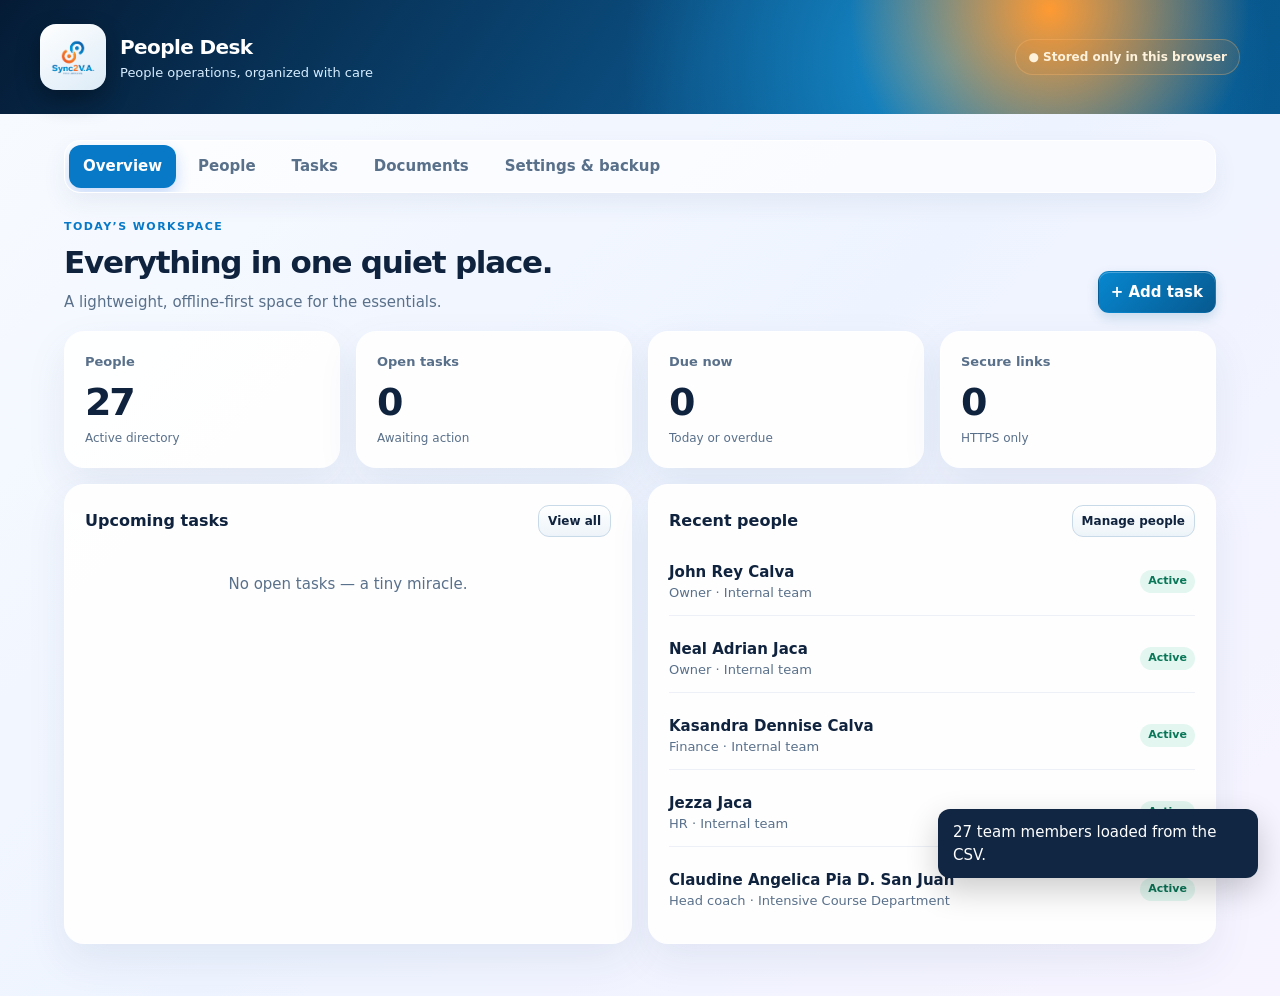
<file: index.html>
<!doctype html>
<html lang="en">
<head>
  <meta charset="utf-8">
  <meta name="viewport" content="width=device-width, initial-scale=1">
  <meta name="color-scheme" content="light">
  <link rel="stylesheet" href="documents.css">
  <title>People Desk — Local HR workspace</title>
  <style>
    :root { --ink:#10233e; --navy:#061c36; --blue:#0879c7; --cyan:#1aa5dc; --orange:#f47a20; --soft:#f3f7fb; --line:#cfddea; --muted:#59708a; --green:#168365; --amber:#bd6514; --red:#c13849; --radius:20px; }
    * { box-sizing:border-box } body { margin:0; color:var(--ink); font:15px/1.5 Inter, ui-sans-serif, system-ui, -apple-system, Segoe UI, sans-serif; background:linear-gradient(135deg,#f8fbff 0%,#eef4ff 52%,#f7f4ff 100%); min-height:100vh }
    button,input,select,textarea { font:inherit } button { cursor:pointer } button:focus-visible,a:focus-visible,input:focus-visible,select:focus-visible,textarea:focus-visible { outline:3px solid #8ac5ff; outline-offset:2px }
    .hero { color:#fff; padding:24px max(24px, calc((100vw - 1200px)/2)); background:radial-gradient(circle at 82% 8%,#ff9a32 0,transparent 19%),radial-gradient(circle at 74% 55%,#168fd0 0,transparent 34%),linear-gradient(125deg,#051b35,#0b4f82 55%,#07598f) }
    .brand { display:flex; justify-content:space-between; gap:20px; align-items:center }.brand-left{display:flex;align-items:center;gap:14px}.mark{display:grid;place-items:center;width:66px;height:66px;border-radius:16px;background:linear-gradient(145deg,#fff,#dcebf7);box-shadow:0 10px 25px #0005;overflow:hidden}.mark img{width:100%;height:100%;object-fit:contain;padding:5px}.brand h1{font-size:20px;margin:0;letter-spacing:-.03em}.brand p{margin:1px 0 0;color:#d7edff;font-size:13px}.privacy{padding:8px 12px;border:1px solid #ffbd734d;border-radius:100px;background:#ff8b211f;color:#fff2dc;font-size:12px;font-weight:700}
    main { max-width:1200px; margin:0 auto; padding:26px 24px 52px }.tabs{display:flex;gap:8px;overflow:auto;padding:4px;margin:0 0 26px;background:#ffffffa8;border:1px solid #ffffff;border-radius:16px;box-shadow:0 10px 25px #27466b12}.tab{border:0;background:transparent;color:var(--muted);border-radius:12px;padding:10px 14px;white-space:nowrap;font-weight:750}.tab[aria-selected="true"]{color:#fff;background:var(--blue);box-shadow:0 7px 15px #2369e63b}.view{display:none}.view.active{display:block}.heading{display:flex;justify-content:space-between;align-items:end;gap:18px;margin-bottom:18px}.eyebrow{text-transform:uppercase;letter-spacing:.13em;font-weight:800;font-size:11px;color:var(--blue);margin:0 0 4px}.heading h2{margin:0;font-size:31px;letter-spacing:-.04em}.heading .desc{margin:5px 0 0;color:var(--muted)}
    .grid{display:grid;gap:16px}.stats{grid-template-columns:repeat(4,1fr);margin-bottom:16px}.two{grid-template-columns:1fr 1fr}.card{background:#fffffff0;border:1px solid #fff;border-radius:var(--radius);padding:20px;box-shadow:0 16px 42px #26466d14}.stat-label{font-size:13px;font-weight:750;color:var(--muted)}.stat-value{font-size:38px;line-height:1;margin:11px 0 8px;font-weight:850;letter-spacing:-.06em}.stat-note{font-size:12px;color:var(--muted)}.card h3{font-size:16px;margin:0 0 14px}.card-header{display:flex;justify-content:space-between;align-items:center;gap:12px;margin-bottom:12px}.card-header h3{margin:0}
    .button{border:1px solid transparent;border-radius:11px;padding:9px 12px;background:linear-gradient(135deg,#0787d0,#07598f);color:white;font-weight:750;text-decoration:none;display:inline-flex;align-items:center;gap:7px;box-shadow:inset 0 1px #ffffff45,0 5px 12px #07598f2b}.button.secondary{background:linear-gradient(180deg,#fff,#edf4f9);color:var(--ink);border-color:#c8dae8;box-shadow:inset 0 1px #fff}.button.danger{background:#fff2f3;color:var(--red);border-color:#ffd4d9}.button.small{padding:6px 9px;font-size:12px}.actions{display:flex;gap:8px;flex-wrap:wrap}.notice{padding:13px 14px;border-radius:14px;background:#e8f4ff;border:1px solid #cce6ff;color:#27577e;font-size:13px}.empty{padding:24px 10px;color:var(--muted);text-align:center}.item-list{display:grid;gap:10px}.item{display:flex;align-items:center;justify-content:space-between;gap:12px;padding:12px 0;border-bottom:1px solid #edf1f7}.item:last-child{border:0}.item-title{font-weight:800}.item-meta{color:var(--muted);font-size:13px}.pill{display:inline-block;border-radius:99px;padding:3px 8px;font-size:11px;font-weight:800;background:#e8f3fb;color:#07598f}.pill.success{background:#e3f7f0;color:#087657}.pill.warning{background:#fff0df;color:#a64d00}.pill.muted{background:#f1f4f8;color:#607087}
    form{display:grid;grid-template-columns:repeat(2,1fr);gap:13px}label{display:grid;gap:6px;font-size:12px;font-weight:800;color:#4d5f76}.full{grid-column:1/-1}input,select,textarea{width:100%;border:1px solid var(--line);border-radius:11px;background:white;padding:10px;color:var(--ink)}textarea{min-height:90px;resize:vertical}.form-actions{display:flex;gap:8px;align-items:center;justify-content:flex-end}.table-wrap{overflow:auto;border:1px solid var(--line);border-radius:14px}table{border-collapse:collapse;width:100%;min-width:630px;background:#fff}th,td{padding:12px 14px;text-align:left;border-bottom:1px solid #edf1f6;font-size:13px}th{color:#586a80;background:#f7f9fc;font-size:11px;text-transform:uppercase;letter-spacing:.06em}tr:last-child td{border:0}.link{color:var(--blue);font-weight:750}.modal{position:fixed;inset:0;z-index:5;display:none;align-items:center;justify-content:center;padding:18px;background:#06152c88}.modal.open{display:flex}.dialog{width:min(620px,100%);max-height:90vh;overflow:auto;background:#fff;border-radius:22px;padding:22px;box-shadow:0 30px 90px #0006}.dialog h3{margin:0 0 3px;font-size:22px}.dialog>p{margin:0 0 18px;color:var(--muted)}.toast{position:fixed;right:22px;bottom:22px;z-index:10;max-width:320px;padding:12px 15px;border-radius:12px;background:#112642;color:#fff;box-shadow:0 12px 32px #0003;transform:translateY(90px);opacity:0;transition:.25s}.toast.show{transform:none;opacity:1}.footer-note{margin:18px 0 0;color:var(--muted);font-size:12px;text-align:center}
    .doc-summary{grid-template-columns:repeat(5,1fr);margin-bottom:16px}.doc-summary .card{padding:15px}.doc-layout{display:grid;grid-template-columns:190px minmax(0,1fr) 280px;gap:16px}.folder button{width:100%;display:flex;justify-content:space-between;border:0;background:transparent;color:var(--muted);padding:9px;border-radius:9px;text-align:left}.folder button.active,.folder button:hover{background:#eaf1ff;color:var(--blue)}.filterbar{display:flex;gap:8px;flex-wrap:wrap;margin-bottom:12px}.filterbar input,.filterbar select{width:auto;min-width:115px;margin:0}.filterbar input{flex:1;min-width:180px}.preview-box{min-height:130px;display:grid;place-items:center;border:1px dashed #b9c9dc;border-radius:14px;background:#f7faff;color:#64748b;font-weight:800}.warning-panel{background:linear-gradient(135deg,#fff7ed,#fff1f2);border:1px solid #fed7aa}.warning-grid{display:grid;grid-template-columns:repeat(5,1fr);gap:8px}.warning-item{padding:10px;border-radius:12px;background:#fff9f1;font-size:12px}.warning-item strong{display:block;font-size:21px;color:#ad5212}.doc-actions{display:flex;gap:5px;flex-wrap:wrap}.pagination{display:flex;justify-content:space-between;align-items:center;margin-top:12px;color:var(--muted);font-size:12px}
    @media(max-width:950px){.doc-layout{grid-template-columns:180px 1fr}.doc-preview{grid-column:1/-1}.doc-summary,.warning-grid{grid-template-columns:repeat(3,1fr)}}@media(max-width:800px){.stats{grid-template-columns:repeat(2,1fr)}.two{grid-template-columns:1fr}.heading{align-items:start;flex-direction:column}.brand{align-items:flex-start}.privacy{display:none}}@media(max-width:560px){.doc-layout{grid-template-columns:1fr}.doc-summary,.warning-grid{grid-template-columns:repeat(2,1fr)}}@media(max-width:480px){main{padding:20px 14px}.hero{padding:22px 16px}.stats{grid-template-columns:1fr}.card{padding:16px}form{grid-template-columns:1fr}.full{grid-column:auto}.heading h2{font-size:27px}}
  </style>
</head>
<body>
  <header class="hero"><div class="brand"><div class="brand-left"><div class="mark"><img src="sync2va-logo.png" alt="Sync2VA logo"></div><div><h1 id="companyName">Sync2VA People Desk</h1><p>People operations, organized with care</p></div></div><div class="privacy">● Stored only in this browser</div></div></header>
  <main>
    <nav class="tabs" aria-label="Workspace sections"><button class="tab" data-view="overview" aria-selected="true">Overview</button><button class="tab" data-view="people">People</button><button class="tab" data-view="tasks">Tasks</button><button class="tab" data-view="documents">Documents</button><button class="tab" data-view="settings">Settings & backup</button></nav>
    <section class="view active" id="overview"><div class="heading"><div><p class="eyebrow">Today’s workspace</p><h2>Everything in one quiet place.</h2><p class="desc">A lightweight, offline-first space for the essentials.</p></div><button class="button" data-action="new-task">+ Add task</button></div><div class="grid stats" id="stats"></div><div class="grid two"><article class="card"><div class="card-header"><h3>Upcoming tasks</h3><button class="button secondary small" data-goto="tasks">View all</button></div><div class="item-list" id="upcomingTasks"></div></article><article class="card"><div class="card-header"><h3>Recent people</h3><button class="button secondary small" data-goto="people">Manage people</button></div><div class="item-list" id="recentPeople"></div></article></div></section>
    <section class="view" id="people"><div class="heading"><div><p class="eyebrow">Directory</p><h2>Your people.</h2><p class="desc">Keep role, contact, and employment details together.</p></div><button class="button" data-action="new-person">+ Add person</button></div><div class="card"><div class="table-wrap"><table><thead><tr><th>Name</th><th>Role / department</th><th>Contact</th><th>Status</th><th></th></tr></thead><tbody id="peopleRows"></tbody></table></div></div></section>
    <section class="view" id="tasks"><div class="heading"><div><p class="eyebrow">Action queue</p><h2>Tasks with a pulse.</h2><p class="desc">Sort the next useful thing from the background noise.</p></div><button class="button" data-action="new-task">+ Add task</button></div><div class="card"><div class="table-wrap"><table><thead><tr><th>Task</th><th>Owner</th><th>Due</th><th>Priority</th><th>Status</th><th></th></tr></thead><tbody id="taskRows"></tbody></table></div></div></section>
    <section class="view" id="documents">
      <div class="heading doc-page-heading"><div><p class="eyebrow">HR file center</p><h2>Documents</h2><p class="desc">Store, organize, and monitor HR files securely.</p></div><div class="actions"><button class="button" id="docUploadTop">Upload</button><button class="button secondary" id="docNewFolder">Add folder</button><button class="button secondary" id="docImport">Import</button><button class="button secondary" id="docExport">Export</button></div></div>
      <div class="doc-kpis" id="docKpis"></div>
      <div class="doc-warning-strip"><div><strong>⚠ Employee Warning Letters</strong><span>Track disciplinary notices, acknowledgement, and expiry.</span></div><div class="doc-warning-types" id="docWarningTypes"></div></div>
      <div class="doc-workspace">
        <aside class="doc-folders"><div class="doc-folder-list" id="docFolderList"></div><button class="doc-new-folder" id="docNewFolderBottom">＋ New folder</button></aside>
        <div class="doc-main"><div class="doc-filters"><input id="docSearch" placeholder="Search documents…"><select id="docCategoryFilter"><option value="">All categories</option></select><select id="docOwnerFilter"><option value="">All team members</option></select><select id="docStatusFilter"><option value="">All statuses</option></select><button class="doc-clear" id="docClearFilters">Clear filters</button></div><div class="doc-list-toolbar"><span id="docSelectionLabel">0 selected</span><select id="docSort"><option value="newest">Updated newest</option><option value="oldest">Updated oldest</option><option value="name">Name A–Z</option></select></div><div class="doc-table-wrap"><table class="doc-table"><thead><tr><th><input type="checkbox" id="docSelectAll"></th><th>Document name</th><th>Category</th><th>Employee</th><th>Type</th><th>Expiry</th><th>Updated</th><th>Status</th><th>Actions</th></tr></thead><tbody id="docTableBody"></tbody></table></div><div class="doc-empty" id="docEmpty">No documents match this view.</div></div>
        <aside class="doc-preview" id="docPreview"><div class="doc-preview-empty">Select a document to see its details.</div></aside>
      </div>
      <input id="docImportPicker" type="file" accept=".json,application/json" hidden>
      <div class="doc-modal" id="docUploadModal" aria-hidden="true"><div class="doc-modal-card"><div class="doc-modal-head"><div><h3>Upload HR document</h3><p>Add the file and its monitoring details.</p></div><button type="button" id="docUploadClose">×</button></div><form id="docUploadForm"><label class="full">File<input type="file" name="file" required></label><label>Document name<input name="documentName" required maxlength="150"></label><label>Folder<select name="category" id="docUploadCategory"></select></label><label>Team member<select name="ownerName" id="docUploadOwner"><option value="Company">Company</option></select></label><label>Document type<input name="documentType" placeholder="Contract, ID, Warning Letter…"></label><label>Status<select name="manualStatus"><option>Draft</option><option>Pending Review</option><option>Pending Signature</option><option>Active</option><option>Completed</option><option>Needs Update</option><option>Expiring Soon</option><option>Expired</option><option>Archived</option></select></label><label>Issue date<input type="date" name="issueDate"></label><label>Expiry date<input type="date" name="expiryDate"></label><label>Warning type<select name="warningType"><option value="">Select warning type</option><option>First Written Warning</option><option>Final Written Warning</option><option>Attendance Warning</option><option>Performance Warning</option><option>Behavioral Warning</option><option>Suspension Notice</option></select></label><label>Access<select name="access"><option>HR Only</option><option>HR Manager</option><option>Employee & HR</option><option>All Employees</option></select></label><label class="full">Notes<textarea name="notes" placeholder="Optional HR notes"></textarea></label><div class="doc-form-actions full"><button type="button" class="button secondary" id="docUploadCancel">Cancel</button><button class="button" type="submit">Save document</button></div></form></div></div>
    </section>
    <section class="view" id="settings"><div class="heading"><div><p class="eyebrow">Local data</p><h2>Settings & backup.</h2><p class="desc">Your workspace stays on this device until you export or clear it.</p></div></div><div class="grid two"><article class="card"><h3>Workspace name</h3><form id="settingsForm"><label class="full">Company / workspace name<input id="workspaceInput" maxlength="80" required></label><div class="form-actions full"><button class="button" type="submit">Save name</button></div></form></article><article class="card"><h3>Data controls</h3><div class="actions"><button class="button secondary" data-action="export">Export backup</button><label class="button secondary" for="importFile">Import backup</label><input id="importFile" hidden type="file" accept="application/json,.json"><button class="button danger" data-action="clear-all">Clear all data</button></div><p class="footer-note">Import accepts only this app’s JSON backup format. External URLs are validated on display.</p></article></div><p class="footer-note">People Desk is a browser-only tool, not a payroll, legal, or access-control system.</p></section>
  </main>
  <div class="modal" id="modal" role="dialog" aria-modal="true" aria-labelledby="modalTitle"><div class="dialog"><div class="card-header"><div><h3 id="modalTitle">Add item</h3><p id="modalDesc"></p></div><button class="button secondary small" data-action="close-modal" aria-label="Close">Close</button></div><form id="modalForm"></form></div></div>
  <input id="employeeAttachmentFile" hidden type="file"><input id="docDataFile" hidden type="file" accept=".csv,.json">
  <div class="modal" id="fileModal" role="dialog" aria-modal="true" aria-labelledby="fileModalTitle"><div class="dialog"><div class="card-header"><div><h3 id="fileModalTitle">Employee files</h3><p id="fileModalDesc"></p></div><button class="button secondary small" data-action="close-files" aria-label="Close">Close</button></div><div class="item-list" id="fileList"></div></div></div>
  <div class="toast" id="toast" role="status" aria-live="polite"></div>
  <script>
  'use strict';
  const KEY = 'people_desk_local_v1';
  const $ = (s, root=document) => root.querySelector(s);
  const el = (tag, props={}, ...children) => { const n=document.createElement(tag); Object.entries(props).forEach(([k,v])=>{ if(k==='className')n.className=v; else if(k==='text')n.textContent=v; else if(k.startsWith('on'))n.addEventListener(k.slice(2),v); else n.setAttribute(k,v); }); n.append(...children.filter(Boolean)); return n; };
  const uid = () => crypto.randomUUID ? crypto.randomUUID() : String(Date.now()) + Math.random().toString(36).slice(2);
  const today = () => new Date().toISOString().slice(0,10);
  const ROLE_OPTIONS = ['Owner','Finance','HR','Head coach','Senior coach','Junior coach','Coach','Admin Head','Admin','Webinar admin','SMM Head','SMM assistant'];
  const DEPARTMENT_OPTIONS = ['Internal team','Intensive Course Department','Client Acquisition Department','Admin Department','SMM Department'];
  const COURSE_OPTIONS = ['REVA','MEDVA','USBK','AUBK','CAREVA','CAMEDVA','CAUSBK','CAAUBK'];
  const COURSE_ROLES = new Set(['Senior coach','Junior coach','Coach']);
  function canonicalRole(value){ const v=clean(value,160).toLowerCase(); if(v.includes('owner'))return 'Owner'; if(v.includes('finance'))return 'Finance'; if(v.includes('hr'))return 'HR'; if(v.includes('head coach'))return 'Head coach'; if(v.includes('senior coach'))return 'Senior coach'; if(v.includes('junior coach'))return 'Junior coach'; if(v.includes('webinar'))return 'Webinar admin'; if(v.includes('smm head'))return 'SMM Head'; if(v.includes('smm assistant'))return 'SMM assistant'; if(v.includes('admin head'))return 'Admin Head'; if(v==='admin'||v.startsWith('admin '))return 'Admin'; if(v.includes('coach'))return 'Coach'; return ROLE_OPTIONS.includes(value)?value:''; }
  function canonicalDepartment(value){ const v=clean(value,160).toLowerCase(); if(v.includes('internal'))return 'Internal team'; if(v.includes('intensive')||v.includes('intensinve'))return 'Intensive Course Department'; if(v.includes('client acquisition'))return 'Client Acquisition Department'; if(v.includes('admin'))return 'Admin Department'; if(v.includes('smm'))return 'SMM Department'; return DEPARTMENT_OPTIONS.includes(value)?value:''; }
  function deriveCourse(value){ const v=clean(value,200).toLowerCase(); const isCa=v.includes('ca coach')||v.includes('client acquisition'); if(v.includes('reva'))return isCa?'CAREVA':'REVA'; if(v.includes('medva'))return isCa?'CAMEDVA':'MEDVA'; if(v.includes('us bookkeeping'))return isCa?'CAUSBK':'USBK'; if(v.includes('au bookkeeping'))return isCa?'CAAUBK':'AUBK'; return ''; }
  const TEAM_GZIP = 'H4sIAAAAAAAEAKVZ227bOhZ9L9B/INzzSCu8iJQ0T3WS07RpnWaS9gwwLwNaZm3GsuSjSwIH81PzDfNjsyjZiZ3EsTPHKIJceFtrb669Nnth5pZeFZmlp3Zhynpu85r+PjcuI4PxuLRVRS+nRW7JRTMf2ZJ+Lub24S/XNWaQU1Nb+smkdlQUM/Lz6hs9dmU9HZslHaRp0eT1evKxyWfkS17Vrm5qV+R+gbqp6JVf4bpZ2PLWVUVJL4raVu/fnRfTnFzZJTkx2a2h3+9yW5J/k6EpZ7Z2+YR8tmZMv+S1LXOTkR/WzOkN5pR2+bFa5qm4NUFazGmiNQ+FEpGkPxfYhHxzC1MbMsQamcldlhlyYkcNvbaL2vqTEsGEpNO6XlR/Ozq6u7sLfq3w+QWPOGMsCsM40pxppo4o033G/[base64]/t/[base64]/ltDBFeDfVIAUenYZka02d/f3rrbkKiAXxa1LXYF7BMbKDiBy9er3PwY7cc7WC+SbIEPBE6Z4wmkPKTE2DSZ9Ac42WXuA2waY78XqVw/[base64]/jyNm2Z+plcb3KmdRQKHUrcNL/ZlZ27CXRrjR12CrvwQ/LDf+KYK8Zl5OEnHfwk4kiUUIfhy/DVYfB/nzvo3ADBdHPzVvDtZICvUeULJkKxlTUo5VrJMKG943KCdPhW5JOi8smQmVGxLqQ9SHqXBgcUlo4NaIeKJIu8B4z6slUUKTlsCJc72DhUT1w6NdDD1gSfQeWGxpvm/JGZQXMQM3M3s/PV3C1SEpyfCy/AuEOn3iWNYUgKMri1OS4IRPDGpjXRlPy9sfePLK0SRu8XXZUo2FDBdZsrIupEl0Fn+iHjUV/AT9Lj0+//Dzt5Uc6MlzzUjap+MyvVeuK8W0mIj0szLYpVRY7gbkON03EVSuLQwsi+QdqUti7WJcrvvYDcrtT2DdVIc6U4VFULLrXoyGkddWswJWys5nH4l0vSVyDMjb9RGLRpw04yhzaPDNI/G1c5vyrZ6P5m7bQAlddfgS03pmWikpCh/lyayk1WIjq0dVk81pyOBhjGvVcojEP4UdhsFGXeh5pySImnIIxjGSsWvmRHd7qzH1OLrhTxNXftjIlZgoaTwbZVeR37GNJYmyxbIsKV3cbOkQsilp2GQD3zusQZrt3EW/c/fHcxQb35YSbNihnPRTNpqprw+DA94SIKQTBnYasnYu3OuUbXEbLd5WU71Ah9m9tdcsCQAFHhNfWRiyeyui8j0rJbYquuxLAjMb7Q3g/TlE2Fi4HKNSrRq2Kf+QKt/5jC2Vnf5NXEPx1gTDMaO7T5PpXJZZPjlJc4e2or05WkNXVrk6/264ynTgutVYIqFLXJJPiDw5OoVxw2PzmYPSicM483awgD6+B9N/nrrMvrtJXehUAksMZ2OfKiGCaxgI1jfanQSpS/imxGKu/iPsPF1VjoO1QW3u4JY139QpfsRk2Nf/iNSYusKEGmt3/I+keJZnupg8MKumMGMuFHYwffWhfl8l+Zy2cVRZ8v2m5JU/RKkkmfn/T48svr/CGg9/6ZBiWH7uFo/VmvJ5+vBzuNO2bH5Ii8f3dh0H1dw8plMHcb8Rj8RD4fmM451giqbo2tdnP1eaq1T+Gd+F6lgtFvrVqRpxg5GKOQdA8V3bcb+6Wr8XNj03a0SDbTwff2HKKq6UZb/xbpQDmJEoaWVnCUjaNV1ATrzFkrHxJlSbxkSHqo421j/+SxbSUhvsKcF0tyFiC9IIwQxw7fc5Szm0nhS9h2+x7FDAYppt/[base64]/Tcb4Fxd2SWS0w/aSmEcWscK5+99APNwEmUxI8Knrm//a9NyatNF2pbNH6DIpO1bGvbknO65q35Pi88H/2DYeYlwc9OttzRcoh0ael6goyKfzNK39GWGltPDG1SVd2dA9wTsDYbjHEsbCL4VQDgbwRFGOvSPG8UShvPSlLP2reMYLciMSDQnaFLIWZGNu+eP1pJi3wEZ+v+DMWiBnL3rjCrWgHWeoK3D2HsI3+OTakIPcVtMKoWc0ipsdaxjKKZCxonP/6QzCS+k/fPI/w8JEO3vghoAAA==';
  const sample = () => ({ version:2, seedVersion:0, company:'People Desk', people:[], tasks:[], documents:[] });
  function normalise(raw){ const base={version:2,seedVersion:0,company:'People Desk',people:[],tasks:[],documents:[]}; if(!raw || typeof raw!=='object') return base; const arr=(x)=>Array.isArray(x)?x.filter(v=>v&&typeof v==='object').slice(0,500):[]; return {version:Number(raw.version)||1,seedVersion:Number(raw.seedVersion)||0,company:clean(raw.company,80)||'People Desk',people:arr(raw.people).map(p=>{const role=canonicalRole(p.role)||clean(p.role,100);return {id:clean(p.id,100)||uid(),name:clean(p.name,100),role,department:canonicalDepartment(p.department)||clean(p.department,100),course:COURSE_OPTIONS.includes(p.course)?p.course:deriveCourse(p.role),email:clean(p.email,160),phone:clean(p.phone,40),homeAddress:clean(p.homeAddress,300),startDate:clean(p.startDate,50),facebookUrl:safeUrl(p.facebookUrl),birthday:clean(p.birthday,50),accountNumber:clean(p.accountNumber,100),bankInstitution:clean(p.bankInstitution,100),status:clean(p.status,40)||'Active',rate:clean(p.rate,80),supervisor:clean(p.supervisor,100),notes:clean(p.notes,600),attachments:arr(p.attachments).map(a=>({id:clean(a.id,100)||uid(),name:clean(a.name,160)||'Attachment',type:clean(a.type,100)||'application/octet-stream',size:Math.max(0,Number(a.size)||0),data:typeof a.data==='string'&&a.data.startsWith('data:')&&a.data.length<1_400_000?a.data:''})).filter(a=>a.data),createdAt:Number(p.createdAt)||Date.now()}}),tasks:arr(raw.tasks).map(t=>({id:clean(t.id,100)||uid(),title:clean(t.title,160),owner:clean(t.owner,100),due:/^\d{4}-\d{2}-\d{2}$/.test(t.due||'')?t.due:'',priority:['Low','Medium','High'].includes(t.priority)?t.priority:'Medium',status:['Open','Done'].includes(t.status)?t.status:'Open',createdAt:Number(t.createdAt)||Date.now()})),documents:arr(raw.documents).map(d=>({id:clean(d.id,100)||uid(),title:clean(d.title,140),category:clean(d.category,80),url:safeUrl(d.url),notes:clean(d.notes,600),createdAt:Number(d.createdAt)||Date.now()}))}; }
  function clean(value,max){ return typeof value==='string'?value.trim().slice(0,max):''; }
  function safeUrl(value){ try { const u=new URL(clean(value,2000)); return u.protocol==='https:'?u.href:''; } catch{return ''} }
  let state; try{state=normalise(JSON.parse(localStorage.getItem(KEY))); if(!localStorage.getItem(KEY))state=sample()}catch{state=sample()}
  function parseCsv(text){ const rows=[], row=[]; let field='', quoted=false; for(let i=0;i<text.length;i++){const c=text[i],next=text[i+1];if(c==='"'&&quoted&&next==='"'){field+='"';i++;continue}if(c==='"'){quoted=!quoted;continue}if(c===','&&!quoted){row.push(field);field='';continue}if((c==='\n'||c==='\r')&&!quoted){if(c==='\r'&&next==='\n')i++;row.push(field);field='';if(row.some(v=>v!==''))rows.push(row.splice(0));continue}field+=c}row.push(field);if(row.some(v=>v!==''))rows.push(row);return rows; }
  async function seedTeamMembers(){
    if(state.seedVersion>=2)return;
    state.people=[]; render();
    try{
      const bytes=Uint8Array.from(atob(TEAM_GZIP),c=>c.charCodeAt(0));
      const csv=await new Response(new Blob([bytes]).stream().pipeThrough(new DecompressionStream('gzip'))).text();
      const [headers,...rows]=parseCsv(csv);
      const value=(row,name)=>row[headers.indexOf(name)]||'';
      state.people=rows.map((row,index)=>{const sourceRole=value(row,'Role');return {id:uid(),name:clean(value(row,'Name'),100),role:canonicalRole(sourceRole)||clean(sourceRole,100),department:canonicalDepartment(value(row,'Department'))||clean(value(row,'Department'),100),course:deriveCourse(sourceRole),email:clean(value(row,'Email Address'),160),phone:clean(value(row,'Phone Number'),40),homeAddress:clean(value(row,'Home Address'),300),startDate:clean(value(row,'Start Date'),50),facebookUrl:safeUrl(value(row,'Facebook URL')),birthday:clean(value(row,'Birthday'),50),accountNumber:clean(value(row,'Account Number'),100),bankInstitution:clean(value(row,'Bank Institution'),100),status:clean(value(row,'Status'),40)||'Active',rate:clean(value(row,'Rate'),80),supervisor:clean(value(row,'Supervisor'),100),notes:clean(value(row,'Notes'),600),createdAt:Date.now()-index}});
      state.version=2; state.seedVersion=2; render(); toast(`${state.people.length} team members loaded from the CSV.`);
    }catch{ state.people=[]; state.version=2; state.seedVersion=2; render(); toast('The team CSV could not be read.'); }
  }
  const save=()=>localStorage.setItem(KEY,JSON.stringify(state));
  let toastTimer, pendingAttachmentPersonId=''; function toast(message){ const t=$('#toast'); t.textContent=message; t.classList.add('show'); clearTimeout(toastTimer); toastTimer=setTimeout(()=>t.classList.remove('show'),2800); }
  function downloadJson(payload,filename){const blob=new Blob([JSON.stringify(payload,null,2)],{type:'application/json'}),url=URL.createObjectURL(blob),link=el('a',{href:url,download:filename});link.click();setTimeout(()=>URL.revokeObjectURL(url),1000)}
  function filenamePart(text){return clean(text,80).replace(/[^a-z0-9]+/gi,'-').replace(/^-|-$/g,'').toLowerCase()||'team-member'}
  function openFiles(person){const list=$('#fileList');clearNode(list);$('#fileModalTitle').textContent=`Files — ${person.name||'Team member'}`;$('#fileModalDesc').textContent='Files are stored only in this browser and can be downloaded again here.';const files=person.attachments||[];if(!files.length)list.append(el('div',{className:'empty',text:'No files uploaded for this employee yet.'}));files.forEach(file=>{const row=el('div',{className:'item'}),info=el('div',{},el('div',{className:'item-title',text:file.name}),el('div',{className:'item-meta',text:`${Math.ceil(file.size/1024)} KB · uploaded ${new Date(file.uploadedAt||Date.now()).toLocaleDateString()}`})),actions=el('div',{className:'actions'});actions.append(el('button',{className:'button secondary small',type:'button','data-action':'download-file','data-person-id':person.id,'data-file-id':file.id,text:'Download'}),el('button',{className:'button danger small',type:'button','data-action':'remove-file','data-person-id':person.id,'data-file-id':file.id,text:'Remove'}));row.append(info,actions);list.append(row)});$('#fileModal').classList.add('open')}
  function closeFiles(){$('#fileModal').classList.remove('open')}
  function dateLabel(d){ if(!d)return 'No due date'; const x=new Date(d+'T00:00:00'); return Number.isNaN(x)?'No due date':x.toLocaleDateString(undefined,{month:'short',day:'numeric',year:'numeric'}); }
  function dueClass(t){ if(t.status==='Done')return 'muted'; if(!t.due)return 'muted'; return t.due<today()?'warning':t.due===today()?'warning':'success'; }
  function clearNode(n){n.replaceChildren()}
  function pill(text,kind=''){return el('span',{className:'pill '+kind,text})}
  function render(){ save(); $('#companyName').textContent=state.company; $('#workspaceInput').value=state.company; renderOverview();renderPeople();renderTasks();renderDocuments(); }
  function renderOverview(){
    const stats=$('#stats'); clearNode(stats);
    const open=state.tasks.filter(t=>t.status==='Open');
    const due=open.filter(t=>t.due&&t.due<=today()).length;
    [[state.people.length,'People','Active directory'],[open.length,'Open tasks','Awaiting action'],[due,'Due now','Today or overdue'],[state.documents.length,'Secure links','HTTPS only']].forEach(([num,label,note])=>{
      const card=el('article',{className:'card'});
      card.append(el('div',{className:'stat-label',text:label}),el('div',{className:'stat-value',text:num}),el('div',{className:'stat-note',text:note}));
      stats.append(card);
    });
    const upcoming=$('#upcomingTasks'); clearNode(upcoming);
    const tasks=[...open].sort((a,b)=>(a.due||'9999').localeCompare(b.due||'9999')).slice(0,5);
    if(!tasks.length) upcoming.append(el('div',{className:'empty',text:'No open tasks — a tiny miracle.'}));
    tasks.forEach(t=>{
      const row=el('div',{className:'item'}), left=el('div',{});
      left.append(el('div',{className:'item-title',text:t.title}),el('div',{className:'item-meta',text:t.owner||'Unassigned'}));
      row.append(left,pill(dateLabel(t.due),dueClass(t))); upcoming.append(row);
    });
    const people=$('#recentPeople'); clearNode(people);
    const latest=[...state.people].sort((a,b)=>b.createdAt-a.createdAt).slice(0,5);
    if(!latest.length) people.append(el('div',{className:'empty',text:'Add your first person to begin.'}));
    latest.forEach(p=>{
      const row=el('div',{className:'item'}), left=el('div',{});
      left.append(el('div',{className:'item-title',text:p.name||'Unnamed person'}),el('div',{className:'item-meta',text:[p.role,p.department].filter(Boolean).join(' · ')||'No role yet'}));
      row.append(left,pill(p.status,p.status==='Active'?'success':'muted')); people.append(row);
    });
  }
  function actionButton(label,action,id,style='secondary'){return el('button',{className:'button '+style+' small',type:'button','data-action':action,'data-id':id,text:label})}
  function renderPeople(){const body=$('#peopleRows');clearNode(body);if(!state.people.length){const tr=el('tr');tr.append(el('td',{colspan:'5',className:'empty',text:'No people added yet.'}));body.append(tr);return} [...state.people].sort((a,b)=>a.name.localeCompare(b.name)).forEach(p=>{const tr=el('tr');const kind=p.status==='Active'?'success':p.status==='Probation'?'warning':'muted',fileCount=(p.attachments||[]).length;tr.append(el('td',{},el('strong',{text:p.name||'Unnamed'})),el('td',{text:[p.role,p.course,p.department].filter(Boolean).join(' · ')}),el('td',{text:p.email||p.phone||'—'}),el('td',{},pill(p.status,kind)),el('td',{},actionButton('View / edit','edit-person',p.id),actionButton('Upload file','upload-file',p.id),actionButton(`Files (${fileCount})`,'show-files',p.id),actionButton('Delete','delete-person',p.id,'danger')));body.append(tr)})}
  function renderTasks(){const body=$('#taskRows');clearNode(body);if(!state.tasks.length){const tr=el('tr');tr.append(el('td',{colspan:'6',className:'empty',text:'No tasks added yet.'}));body.append(tr);return} [...state.tasks].sort((a,b)=>(a.status==='Done')-(b.status==='Done')||(a.due||'9999').localeCompare(b.due||'9999')).forEach(t=>{const tr=el('tr');tr.append(el('td',{},el('strong',{text:t.title||'Untitled task'})),el('td',{text:t.owner||'—'}),el('td',{},pill(dateLabel(t.due),dueClass(t))),el('td',{},pill(t.priority,t.priority==='High'?'warning':'')),el('td',{},actionButton(t.status==='Done'?'Reopen':'Complete','toggle-task',t.id,t.status==='Done'?'secondary':'secondary'),pill(t.status,t.status==='Done'?'success':'muted')),el('td',{},actionButton('Edit','edit-task',t.id),actionButton('Delete','delete-task',t.id,'danger')));body.append(tr)})}
  function renderDocuments(){
 const wrap=$('#documentCards'); if(!wrap)return; clearNode(wrap);
 if(!state.documents.length){const card=el('article',{className:'card'});card.append(el('div',{className:'empty',text:'No links here yet. Add a secure contract, policy, or shared folder.'}));wrap.append(card);return}
 state.documents.forEach(d=>{const card=el('article',{className:'card'});const top=el('div',{className:'card-header'});const info=el('div',{});info.append(el('h3',{text:d.title||'Untitled link'}),pill(d.category||'Reference'));const actions=el('div',{className:'actions'});actions.append(actionButton('Edit','edit-document',d.id),actionButton('Delete','delete-document',d.id,'danger'));top.append(info,actions);card.append(top,el('p',{className:'item-meta',text:d.notes||'No description added yet.'}));if(d.url)card.append(el('a',{className:'button secondary small',href:d.url,target:'_blank',rel:'noopener noreferrer',text:'Open secure link'}));wrap.append(card)})
}
function field(labelText,name,type='text',value='',options=[]){const label=el('label',{text:labelText});let input;if(type==='select'){input=el('select',{name});options.forEach(o=>input.append(el('option',{value:o,text:o})));input.value=value||options[0]}else if(type==='textarea'){input=el('textarea',{name,text:value})}else{input=el('input',{name,type,value});}label.append(input);return label}
  function openModal(kind,item={}){
    const form=$('#modalForm'); clearNode(form); const title=$('#modalTitle'),desc=$('#modalDesc'); form.dataset.kind=kind; form.dataset.id=item.id||'';
    if(kind==='person'){
      title.textContent=item.id?'View / edit team member':'Add team member'; desc.textContent='Choose a role and department from the list, or add a new one when needed.';
      const roleValue=ROLE_OPTIONS.includes(item.role)?item.role:'__custom__';
      const deptValue=DEPARTMENT_OPTIONS.includes(item.department)?item.department:'__custom__';
      const roleField=field('Role','role','select',roleValue,[...ROLE_OPTIONS,'__custom__']);
      roleField.querySelector('option[value="__custom__"]').textContent='Add another role…';
      const deptField=field('Department','department','select',deptValue,[...DEPARTMENT_OPTIONS,'__custom__']);
      deptField.querySelector('option[value="__custom__"]').textContent='Add another department…';
      const customRole=field('Custom role','customRole','text',roleValue==='__custom__'?item.role||'':'');
      const customDept=field('Custom department','customDepartment','text',deptValue==='__custom__'?item.department||'':'');
      const course=field('Course','course','select',item.course||'', ['',...COURSE_OPTIONS]);
      const address=field('Home address','homeAddress','textarea',item.homeAddress||''), notes=field('Notes','notes','textarea',item.notes||''); address.classList.add('full'); notes.classList.add('full');
      const roleSelect=roleField.querySelector('select'), courseSelect=course.querySelector('select');
      const updateRoleFields=()=>{customRole.style.display=roleSelect.value==='__custom__'?'grid':'none'; course.style.display=COURSE_ROLES.has(roleSelect.value)?'grid':'none'; if(!COURSE_ROLES.has(roleSelect.value))courseSelect.value='';};
      roleSelect.addEventListener('change',updateRoleFields); updateRoleFields();
      form.append(field('Name *','name','text',item.name||''),roleField,customRole,deptField,customDept,course,field('Email address','email','email',item.email||''),field('Phone number','phone','tel',item.phone||''),field('Start date','startDate','text',item.startDate||''),field('Facebook URL','facebookUrl','url',item.facebookUrl||''),field('Birthday','birthday','text',item.birthday||''),field('Account number','accountNumber','text',item.accountNumber||''),field('Bank institution','bankInstitution','text',item.bankInstitution||''),field('Status','status','select',item.status||'Active',['Active','Probation','Inactive']),field('Rate','rate','text',item.rate||''),field('Supervisor','supervisor','text',item.supervisor||''),address,notes,el('div',{className:'form-actions full'},el('button',{className:'button secondary',type:'button','data-action':'close-modal',text:'Cancel'}),el('button',{className:'button',type:'submit',text:'Save team member'})));
    }
    if(kind==='task'){title.textContent=item.id?'Edit task':'Add task';desc.textContent='Keep it crisp; future-you will thank you.';form.append(field('Task *','title','text',item.title||''),field('Owner','owner','text',item.owner||''),field('Due date','due','date',item.due||''),field('Priority','priority','select',item.priority||'Medium',['Low','Medium','High']),field('Status','status','select',item.status||'Open',['Open','Done']),el('div',{className:'form-actions full'},el('button',{className:'button secondary',type:'button','data-action':'close-modal',text:'Cancel'}),el('button',{className:'button',type:'submit',text:'Save task'})));}
    if(kind==='document'){title.textContent=item.id?'Edit document link':'Add document link';desc.textContent='For safety, only HTTPS links can be saved.';const u=field('HTTPS URL *','url','url',item.url||'');u.classList.add('full');const n=field('Notes','notes','textarea',item.notes||'');n.classList.add('full');form.append(field('Title *','title','text',item.title||''),field('Category','category','text',item.category||''),u,n,el('div',{className:'form-actions full'},el('button',{className:'button secondary',type:'button','data-action':'close-modal',text:'Cancel'}),el('button',{className:'button',type:'submit',text:'Save link'})));}
    $('#modal').classList.add('open'); form.querySelector('input')?.focus();
  }
  function closeModal(){$('#modal').classList.remove('open')}
  $('#modalForm').addEventListener('submit',e=>{e.preventDefault();const f=new FormData(e.currentTarget),kind=e.currentTarget.dataset.kind,id=e.currentTarget.dataset.id;let collection,record; if(kind==='person'){collection='people';const selectedRole=String(f.get('role')||''),selectedDepartment=String(f.get('department')||''),role=selectedRole==='__custom__'?clean(f.get('customRole'),100):selectedRole,department=selectedDepartment==='__custom__'?clean(f.get('customDepartment'),100):selectedDepartment;record={id:id||uid(),name:clean(f.get('name'),100),role,department,course:COURSE_ROLES.has(role)&&COURSE_OPTIONS.includes(f.get('course'))?f.get('course'):'',email:clean(f.get('email'),160),phone:clean(f.get('phone'),40),homeAddress:clean(f.get('homeAddress'),300),startDate:clean(f.get('startDate'),50),facebookUrl:safeUrl(f.get('facebookUrl')),birthday:clean(f.get('birthday'),50),accountNumber:clean(f.get('accountNumber'),100),bankInstitution:clean(f.get('bankInstitution'),100),status:clean(f.get('status'),40)||'Active',rate:clean(f.get('rate'),80),supervisor:clean(f.get('supervisor'),100),notes:clean(f.get('notes'),600),createdAt:id?(state.people.find(x=>x.id===id)?.createdAt||Date.now()):Date.now()};if(!record.name)return toast('A name is required.');if(!record.role)return toast('Choose or add a role.');if(!record.department)return toast('Choose or add a department.')} if(kind==='task'){collection='tasks';record={id:id||uid(),title:clean(f.get('title'),160),owner:clean(f.get('owner'),100),due:/^\d{4}-\d{2}-\d{2}$/.test(f.get('due')||'')?f.get('due'):'',priority:['Low','Medium','High'].includes(f.get('priority'))?f.get('priority'):'Medium',status:f.get('status')==='Done'?'Done':'Open',createdAt:id?(state.tasks.find(x=>x.id===id)?.createdAt||Date.now()):Date.now()};if(!record.title)return toast('A task title is required.')} if(kind==='document'){collection='documents';record={id:id||uid(),title:clean(f.get('title'),140),category:clean(f.get('category'),80),url:safeUrl(f.get('url')),notes:clean(f.get('notes'),600),createdAt:id?(state.documents.find(x=>x.id===id)?.createdAt||Date.now()):Date.now()};if(!record.title)return toast('A title is required.');if(!record.url)return toast('Please enter a valid HTTPS URL.')}const i=state[collection].findIndex(x=>x.id===record.id);if(i<0)state[collection].unshift(record);else state[collection][i]=record;closeModal();render();toast('Saved locally.');});
  document.addEventListener('click',e=>{const b=e.target.closest('[data-action],[data-goto]');if(!b)return;if(b.dataset.goto){show(b.dataset.goto);return}const a=b.dataset.action,id=b.dataset.id;
    if(a==='upload-file'){if(!state.people.some(x=>x.id===id))return;pendingAttachmentPersonId=id;$('#employeeAttachmentFile').click();return}
    if(a==='show-files'){const person=state.people.find(x=>x.id===id);if(person)openFiles(person);return}
    if(a==='close-files'){closeFiles();return}
    if(a==='download-file'){const person=state.people.find(x=>x.id===b.dataset.personId),file=person?.attachments?.find(x=>x.id===b.dataset.fileId);if(file){const link=el('a',{href:file.data,download:file.name});link.click()}return}
    if(a==='remove-file'){const person=state.people.find(x=>x.id===b.dataset.personId);if(person&&confirm(`Remove ${person.attachments?.find(x=>x.id===b.dataset.fileId)?.name||'this file'}?`)){person.attachments=person.attachments.filter(x=>x.id!==b.dataset.fileId);render();openFiles(person);toast('File removed.')}return}
    if(a==='close-modal')closeModal();if(a==='new-person')openModal('person');if(a==='new-task')openModal('task');if(a==='new-document')openModal('document');if(a==='edit-person')openModal('person',state.people.find(x=>x.id===id));if(a==='edit-task')openModal('task',state.tasks.find(x=>x.id===id));if(a==='edit-document')openModal('document',state.documents.find(x=>x.id===id));if(a==='delete-person'||a==='delete-task'||a==='delete-document'){const key={"delete-person":"people","delete-task":"tasks","delete-document":"documents"}[a];if(confirm('Delete this item from this browser?')){state[key]=state[key].filter(x=>x.id!==id);render();toast('Deleted.')}}if(a==='toggle-task'){const t=state.tasks.find(x=>x.id===id);if(t){t.status=t.status==='Done'?'Open':'Done';render();toast(t.status==='Done'?'Task completed.':'Task reopened.')}}if(a==='export'){downloadJson(state,'people-desk-backup-'+today()+'.json');toast('Backup downloaded.')}if(a==='clear-all'){if(confirm('Permanently clear this browser’s People Desk data?')){state={version:2,seedVersion:2,company:'People Desk',people:[],tasks:[],documents:[]};render();toast('Local data cleared.')}}});
  function show(id){document.querySelectorAll('.view').forEach(v=>v.classList.toggle('active',v.id===id));document.querySelectorAll('.tab').forEach(t=>t.setAttribute('aria-selected',String(t.dataset.view===id)))}document.querySelectorAll('.tab').forEach(t=>t.addEventListener('click',()=>show(t.dataset.view)));$('#settingsForm').addEventListener('submit',e=>{e.preventDefault();state.company=clean($('#workspaceInput').value,80)||'People Desk';render();toast('Workspace name saved.')});$('#importFile').addEventListener('change',e=>{const file=e.target.files[0];if(!file)return;if(file.size>2_000_000){toast('That backup is too large.');return}const reader=new FileReader();reader.onload=()=>{try{state=normalise(JSON.parse(reader.result));render();toast('Backup imported safely.')}catch{toast('That file is not a valid backup.')}};reader.readAsText(file);e.target.value=''});
  $('#employeeAttachmentFile').addEventListener('change',e=>{const file=e.target.files[0],targetId=pendingAttachmentPersonId;pendingAttachmentPersonId='';e.target.value='';if(!file||!targetId)return;if(file.size>1_000_000){toast('Please choose a file smaller than 1 MB.');return}const used=state.people.flatMap(p=>p.attachments||[]).reduce((sum,a)=>sum+(Number(a.size)||0),0);if(used+file.size>3_000_000){toast('Attachment storage is limited to 3 MB total. Remove a file first.');return}const reader=new FileReader();reader.onload=()=>{const person=state.people.find(x=>x.id===targetId);if(!person||typeof reader.result!=='string')return;person.attachments=person.attachments||[];person.attachments.push({id:uid(),name:clean(file.name,160)||'Attachment',type:clean(file.type,100)||'application/octet-stream',size:file.size,data:reader.result,uploadedAt:new Date().toISOString()});render();toast(`File added to ${person.name||'team member'}.`)};reader.onerror=()=>toast('That file could not be read.');reader.readAsDataURL(file)});$('#modal').addEventListener('click',e=>{if(e.target.id==='modal')closeModal()});$('#fileModal').addEventListener('click',e=>{if(e.target.id==='fileModal')closeFiles()});render();seedTeamMembers();
  </script>
  <script src="documents.js"></script>
</body>
</html>
</file>
<file: documents.css>
#documents{--doc-blue:#0879c7;--doc-orange:#f47a20;--doc-red:#e95454;--doc-green:#1fa76d;--doc-purple:#7b4ee4}
.doc-page-heading{margin-bottom:16px}.doc-kpis{display:grid;grid-template-columns:repeat(5,1fr);gap:12px;margin-bottom:14px}.doc-kpi{background:#fff;border:1px solid #e3ebf4;border-radius:16px;padding:15px;display:flex;gap:11px;align-items:center;box-shadow:0 8px 24px #193a6010}.doc-kpi-icon{width:40px;height:40px;border-radius:50%;display:grid;place-items:center;color:#fff;font-size:18px}.doc-kpi strong{display:block;font-size:23px;line-height:1}.doc-kpi span{font-size:11px;color:#65758d}.doc-kpi button{display:block;border:0;background:transparent;color:var(--doc-blue);padding:3px 0;font-size:11px}
.doc-warning-strip{display:grid;grid-template-columns:220px 1fr;gap:12px;background:#fff9f0;border:1px solid #ffd7ae;border-radius:16px;padding:14px;margin-bottom:14px}.doc-warning-strip>div:first-child{border-right:1px solid #ffd7ae;padding-right:12px}.doc-warning-strip strong{display:block;color:#ae5510}.doc-warning-strip span{display:block;color:#7e6b5d;font-size:11px;margin-top:4px}.doc-warning-types{display:grid;grid-template-columns:repeat(6,1fr);gap:8px}.doc-warning-type{padding:4px 8px;border-right:1px solid #ffe2c6}.doc-warning-type:last-child{border:0}.doc-warning-type b{display:block}.doc-warning-type small{color:#b3611f}
.doc-workspace{display:grid;grid-template-columns:190px minmax(0,1fr) 265px;gap:12px;align-items:start}.doc-folders,.doc-main,.doc-preview{background:#fff;border:1px solid #e3ebf4;border-radius:16px;box-shadow:0 8px 24px #193a600e}.doc-folders{padding:10px;position:sticky;top:12px}.doc-folder{width:100%;border:0;background:transparent;padding:9px;border-radius:9px;display:flex;justify-content:space-between;color:#52677e;text-align:left}.doc-folder.active{background:#e9f3ff;color:#076bb3;font-weight:800}.doc-folder.warning.active{background:#fff0df;color:#b85e13}.doc-new-folder{width:100%;margin-top:10px;padding:9px;border:1px solid #d7e3ef;border-radius:9px;background:#fff;color:#0879c7;font-weight:700}
.doc-main{padding:12px;min-width:0}.doc-filters{display:flex;gap:7px;flex-wrap:wrap}.doc-filters input,.doc-filters select,.doc-list-toolbar select{width:auto;min-width:125px;padding:8px 9px;border-radius:9px}.doc-filters input{flex:1;min-width:180px}.doc-clear{border:0;background:transparent;color:#0879c7}.doc-list-toolbar{display:flex;justify-content:space-between;align-items:center;padding:10px 2px;color:#65758d;font-size:11px}.doc-table-wrap{overflow:auto}.doc-table{min-width:900px}.doc-table th,.doc-table td{padding:9px;font-size:11px}.doc-name-button{border:0;background:transparent;color:#17324f;font-weight:800;text-align:left}.doc-file-icon{display:inline-grid;place-items:center;width:24px;height:24px;border-radius:7px;background:#ffe9e9;color:#d23d3d;margin-right:7px;font-size:9px}.doc-status{display:inline-block;padding:4px 7px;border-radius:99px;font-weight:800;font-size:9px}.doc-status.active,.doc-status.acknowledged{background:#e4f8ef;color:#14845b}.doc-status.expiring-soon,.doc-status.under-review{background:#fff0d8;color:#a95a0b}.doc-status.expired{background:#ffe1e4;color:#b72c3d}.doc-status.awaiting-signature{background:#eee7ff;color:#6740bd}.doc-status.archived{background:#edf0f4;color:#687587}.doc-row-actions{display:flex;gap:4px}.doc-row-actions button{border:1px solid #dce6f0;background:#fff;border-radius:7px;padding:5px 7px;color:#31506f}.doc-empty{display:none;text-align:center;padding:28px;color:#718197}
.doc-preview{padding:14px;position:sticky;top:12px}.doc-preview h3{margin:0;font-size:17px}.doc-file-preview{height:150px;margin:13px 0;border:1px solid #dce5ef;border-radius:12px;background:linear-gradient(145deg,#f9fbfd,#edf3f8);display:grid;place-items:center;color:#52677e;font-weight:900}.doc-preview-grid{display:grid;grid-template-columns:80px 1fr;gap:7px;font-size:11px;margin:13px 0}.doc-preview-grid dt{color:#75869a}.doc-preview-grid dd{margin:0;color:#19344f;font-weight:700}.doc-preview-actions{display:grid;grid-template-columns:1fr 1fr;gap:7px}.doc-preview-actions button:first-child{grid-column:1/-1}.doc-preview-empty{text-align:center;color:#7d8da0;padding:50px 10px}
.doc-modal{position:fixed;inset:0;background:#071a32a8;display:none;align-items:center;justify-content:center;padding:18px;z-index:30}.doc-modal.open{display:flex}.doc-modal-card{width:min(680px,100%);max-height:92vh;overflow:auto;background:#fff;border-radius:20px;padding:20px;box-shadow:0 25px 80px #0006}.doc-modal-head{display:flex;justify-content:space-between}.doc-modal-head h3{margin:0}.doc-modal-head p{margin:2px 0 15px;color:#65758d}.doc-modal-head button{border:0;background:transparent;font-size:25px}.doc-form-actions{display:flex;justify-content:flex-end;gap:8px}
@media(max-width:1050px){.doc-workspace{grid-template-columns:180px 1fr}.doc-preview{grid-column:1/-1;position:static}.doc-kpis{grid-template-columns:repeat(3,1fr)}.doc-warning-types{grid-template-columns:repeat(3,1fr)}}@media(max-width:720px){.doc-workspace{grid-template-columns:1fr}.doc-folders{position:static}.doc-kpis{grid-template-columns:repeat(2,1fr)}.doc-warning-strip{grid-template-columns:1fr}.doc-warning-strip>div:first-child{border-right:0;border-bottom:1px solid #ffd7ae;padding-bottom:8px}.doc-warning-types{grid-template-columns:repeat(2,1fr)}}@media(max-width:460px){.doc-kpis{grid-template-columns:1fr}}
.doc-status.active,.doc-status.completed{background:#e4f8ef;color:#14845b}.doc-status.expiring-soon,.doc-status.pending-review{background:#fff0d8;color:#a95a0b}.doc-status.expired,.doc-status.needs-update{background:#ffe1e4;color:#b72c3d}.doc-status.pending-signature{background:#eee7ff;color:#6740bd}.doc-status.draft,.doc-status.archived{background:#edf0f4;color:#687587}
.doc-warning-type,.doc-kpi,.doc-status{cursor:pointer}
</file>
